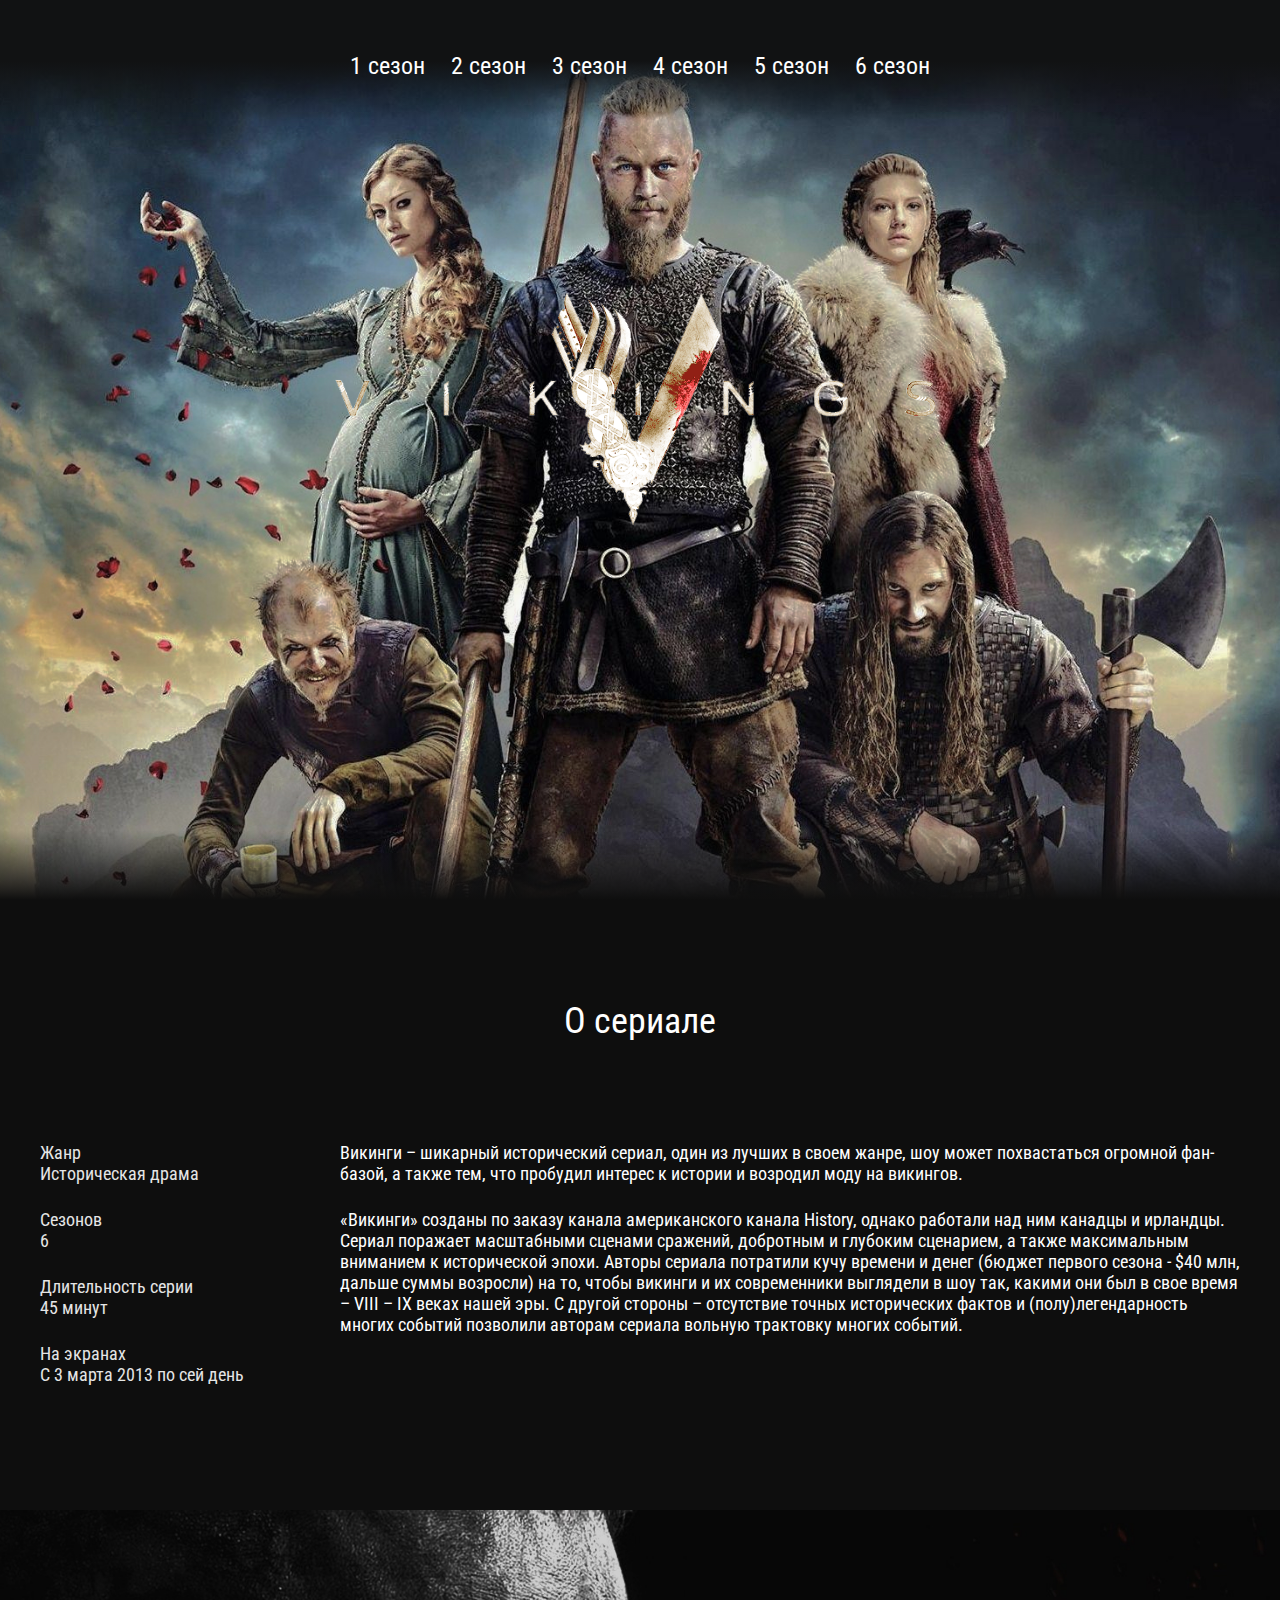
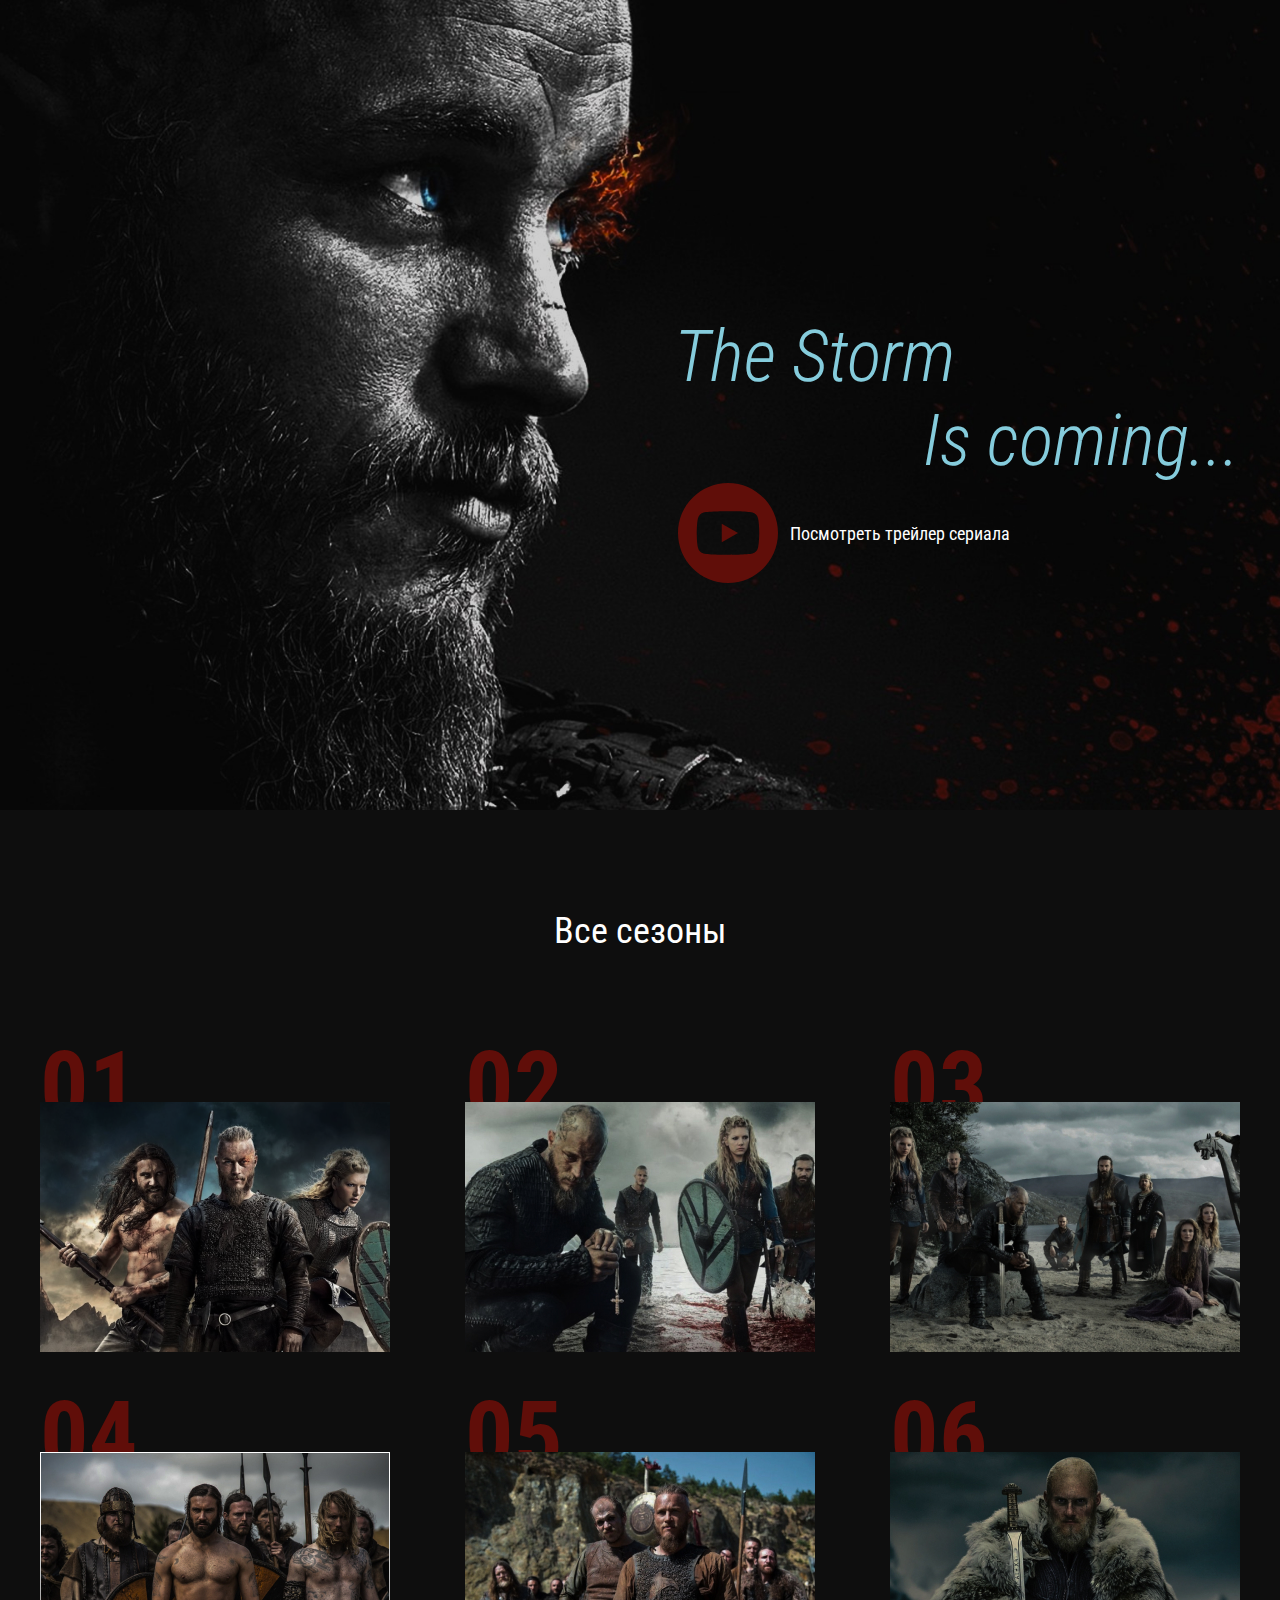
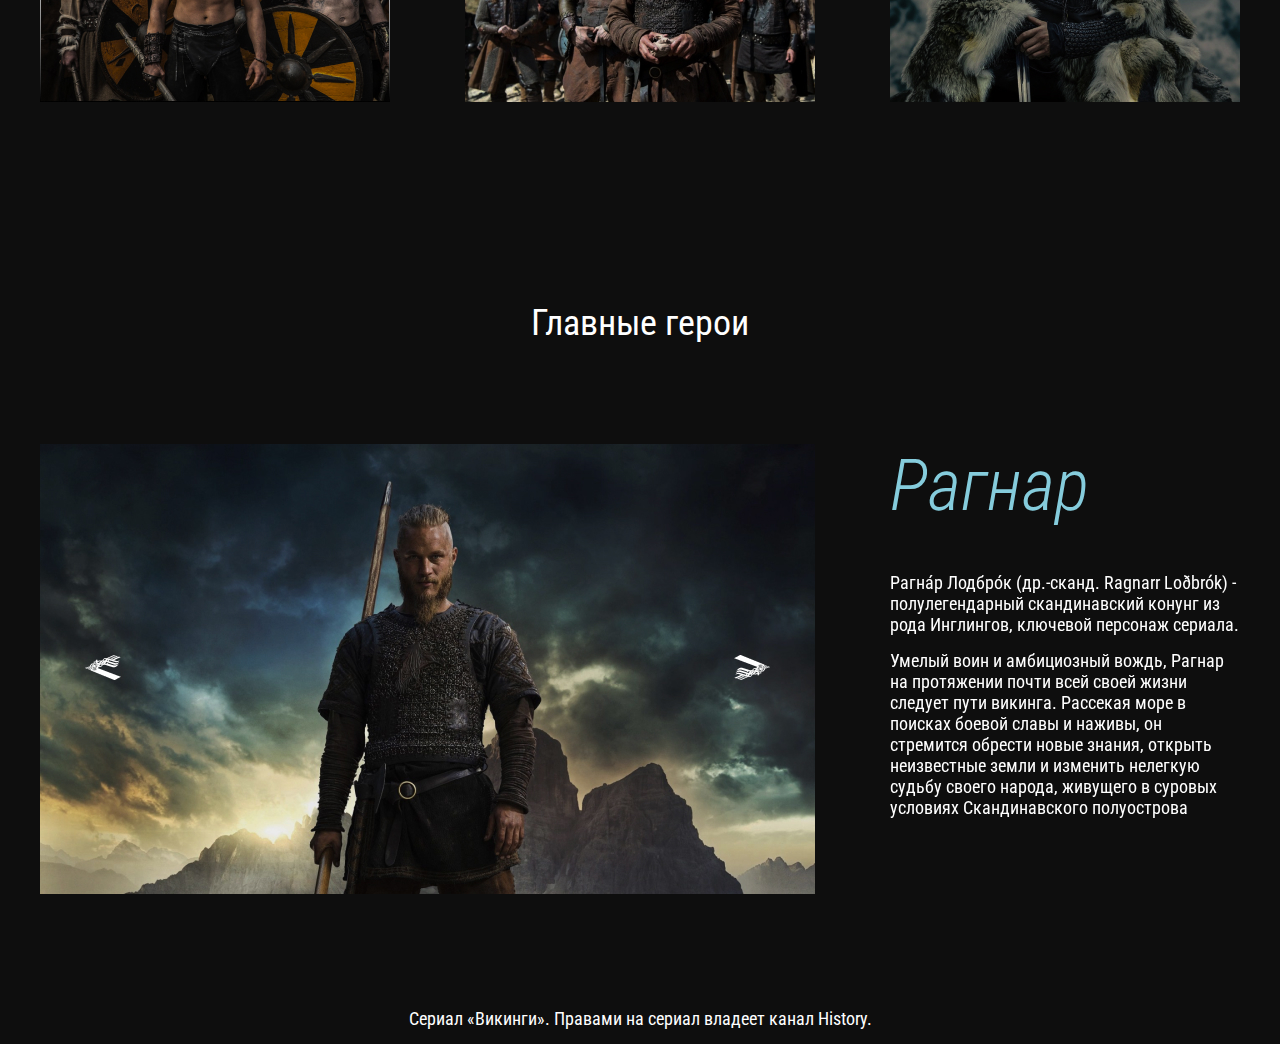
<file: index.html>
<!DOCTYPE html>
<html lang="en">
<head>
  <meta charset="UTF-8">
  <meta name="viewport" content="width=device-width, initial-scale=1.0">
  <meta http-equiv="X-UA-Compatible" content="ie=edge">
  <title>Document</title>
  <link href="https://fonts.googleapis.com/css2?family=Roboto+Condensed:ital,wght@0,400;1,300;1,700&display=swap" rel="stylesheet"> 
  <link rel="stylesheet" href="css/reset.css">
  <link rel="stylesheet" href="css/slick.css">
  <link rel="stylesheet" href="css/jquery.fancybox.css">
  <link rel="stylesheet" href="css/style.css"> 
</head>
<body>
  
  <header class="header">
    <nav class="menu">
      <button class="menu__btn">
        <span></span>
      </button>
      <ul class="menu__list">
        <li class="menu__list-item">
          <a class="menu__list-link" href="seasons-1.html">1 сезон</a>
        </li>

        <li class="menu__list-item">
          <a class="menu__list-link" href="#">2 сезон</a>
        </li>

        <li class="menu__list-item">
          <a class="menu__list-link" href="#">3 сезон</a>
        </li>

        <li class="menu__list-item">
          <a class="menu__list-link" href="#">4 сезон</a>
        </li>

        <li class="menu__list-item">
          <a class="menu__list-link" href="#">5 сезон</a>
        </li>

        <li class="menu__list-item">
          <a class="menu__list-link" href="#">6 сезон</a>
        </li>
      </ul>
    </nav>
    <div class="logo">
      <img class="logo__img" src="images/logo.png" alt="Logotype">
    </div>
  </header>
  <section class="about section-page">
    <h3 class="title">
      О сериале
    </h3>
    <div class="container">
      <div class="about__inner">
        <ul class="about__info">
        <li class="about__info-item">Жанр
          <span>Историческая драма</span>
          </li>
        <li class="about__info-item"> 
          Сезонов
          <span>6</span></li>
        <li class="about__info-item"> Длительность серии
          <span>45 минут</span></li>
        <li class="about__info-item">            На экранах
          <span>С 3 марта 2013 по сей день</span></li>
        </ul>
          <div class="about__text">
            <p>
              Викинги – шикарный исторический сериал, один из лучших в своем жанре, шоу может похвастаться огромной фан-базой, а также тем, что пробудил интерес к истории и возродил моду на викингов.
            </p>
            <p>
              «Викинги» созданы по заказу канала американского канала History, однако работали над ним канадцы и ирландцы. Сериал поражает масштабными сценами сражений, добротным и глубоким сценарием, а также максимальным вниманием к исторической эпохи. Авторы сериала потратили кучу времени и денег (бюджет первого сезона - $40 млн, дальше суммы возросли) на то, чтобы викинги и их современники выглядели в шоу так, какими они был в свое время – VIII – IX веках нашей эры. С другой стороны – отсутствие точных исторических фактов и (полу)легендарность многих событий позволили авторам сериала вольную трактовку многих событий.
            </p>
          </div>
      </div>
    </div>
  </section>
  <section class="video">
    <div class="container">
      <h3 class="video__text">
        <span>The Storm</span>
        Is coming...
      </h3>
      <a class="video__btn" data-fancybox href="https://www.youtube.com/watch?v=U2TXrXqJAks">Посмотреть трейлер сериала</a>
    </div>
  </section>

  <section class="seasons section-page">
    <div class="container">
      <h3 class="title">
        Все сезоны
      </h3>
      <ol class="seasons__inner">
        <li class="seasons__item" style="background-image: url('images/season-one.png');">
          <a href="#" class="seasons__link">Смотреть</a>
        </li>
        <li class="seasons__item" style="background-image: url('images/season-two.jpg');">
          <a href="#" class="seasons__link">Смотреть</a>
        </li>
        <li class="seasons__item" style="background-image: url('images/season-three.jpg');">
          <a href="#" class="seasons__link">Смотреть</a>
        </li>
        <li class="seasons__item" style="background-image: url('images/season-four.jpg');">
          <a href="#" class="seasons__link">Смотреть</a>
        </li>
        <li class="seasons__item" style="background-image: url('images/season-five.jpg');">
          <a href="#" class="seasons__link">Смотреть</a>
        </li>
        <li class="seasons__item" style="background-image: url('images/season-six.jpg');">
          <a href="#" class="seasons__link">Смотреть</a>
        </li>

      </ol>
    </div>
  </section>
  <section class="heroes section-page">
    <div class="container">
      <h3 class="title">Главные герои</h3>
      <div class="heroes__inner">
        <div class="heroes__slider-img">
          <img class="heroes__images" src="images/hero-1.jpg" alt="">
          <img class="heroes__images" src="images/hero-1.jpg" alt="">
          <img class="heroes__images" src="images/hero-1.jpg" alt="">
        </div>
        <div class="heroes__slider-text">
          <div class="heroes__text">
            <div class="heroes__name">Рагнар</div>
            <p>
              Рагна́р Лодбро́к (др.-сканд. Ragnarr Loðbrók) - полулегендарный скандинавский конунг из рода Инглингов, ключевой персонаж сериала.
            </p>
            <p>
              Умелый воин и амбициозный вождь, Рагнар на протяжении почти всей своей жизни следует пути викинга. Рассекая море в поисках боевой славы и наживы, он стремится обрести новые знания, открыть неизвестные земли и изменить нелегкую судьбу своего народа, живущего в суровых условиях Скандинавского полуострова
            </p>
          </div>

          <div class="heroes__text">
            <div class="heroes__name">Рагнар2</div>
            <p>
              Рагна́р Лодбро́к (др.-сканд. Ragnarr Loðbrók) - полулегендарный скандинавский конунг из рода Инглингов, ключевой персонаж сериала.
            </p>
            <p>
              Умелый воин и амбициозный вождь, Рагнар на протяжении почти всей своей жизни следует пути викинга. Рассекая море в поисках боевой славы и наживы, он стремится обрести новые знания, открыть неизвестные земли и изменить нелегкую судьбу своего народа, живущего в суровых условиях Скандинавского полуострова
            </p>
          </div>

          <div class="heroes__text">
            <div class="heroes__name">Рагнар3</div>
            <p>
              Рагна́р Лодбро́к (др.-сканд. Ragnarr Loðbrók) - полулегендарный скандинавский конунг из рода Инглингов, ключевой персонаж сериала.
            </p>
            <p>
              Умелый воин и амбициозный вождь, Рагнар на протяжении почти всей своей жизни следует пути викинга. Рассекая море в поисках боевой славы и наживы, он стремится обрести новые знания, открыть неизвестные земли и изменить нелегкую судьбу своего народа, живущего в суровых условиях Скандинавского полуострова
            </p>
          </div>
        </div>
      </div>
    </div>
  </section>

  <footer class="footer">
    <div class="container">
      <p class="copy">
        Сериал «Викинги». Правами на сериал владеет канал History.
      </p>
    </div>
  </footer>

  <script src="https://ajax.googleapis.com/ajax/libs/jquery/3.4.1/jquery.min.js"></script>
  <script src="js/slick.min.js"></script>
  <script src="js/jquery.fancybox.min.js"></script>
  <script src="js/main.js"></script>
</body>
</html>
</file>
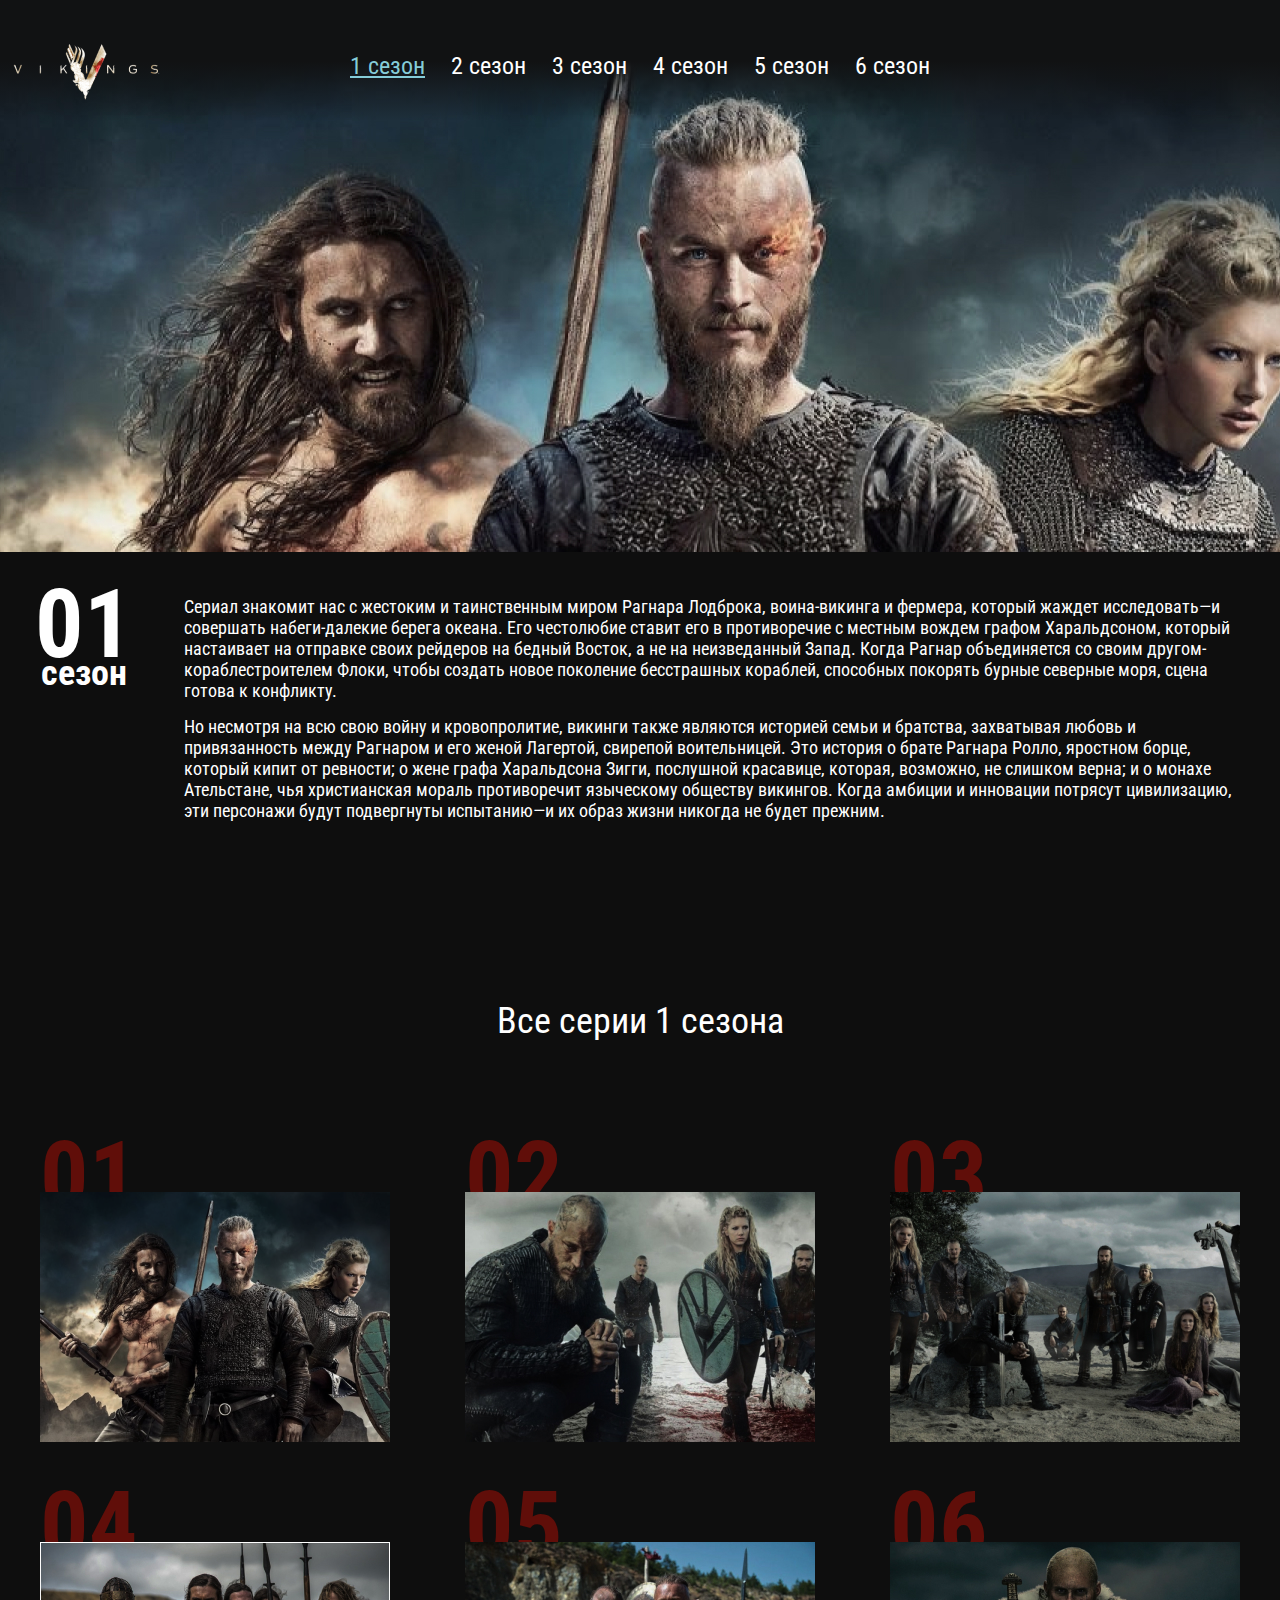
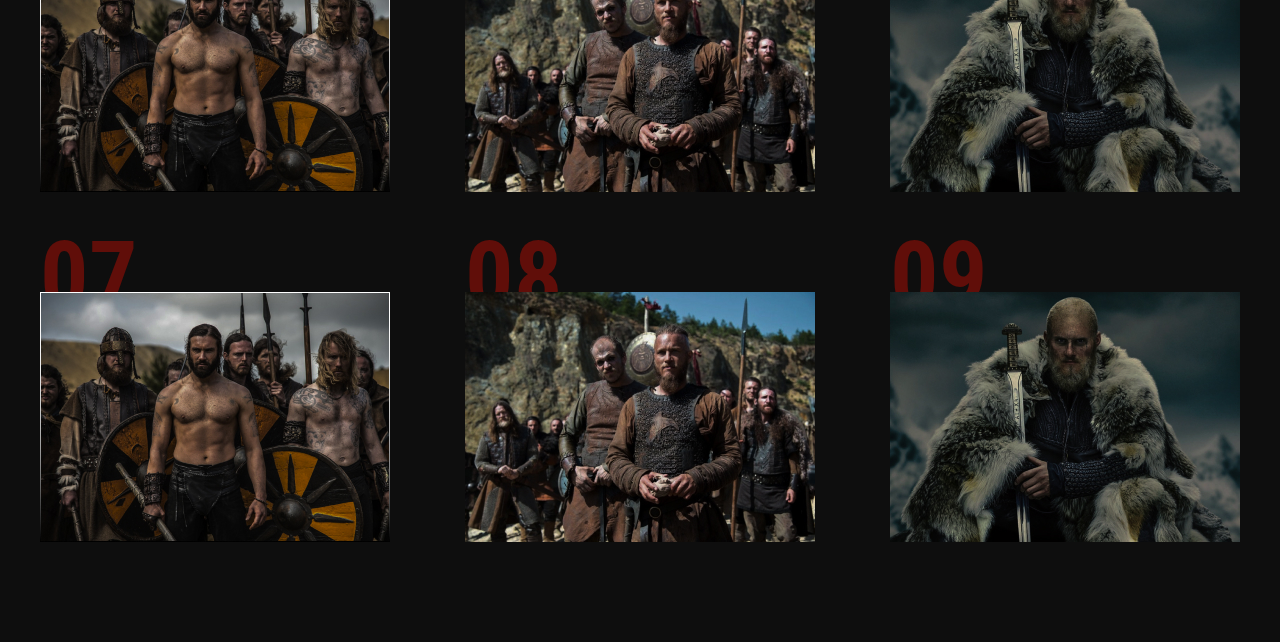
<file: seasons-1.html>
<!DOCTYPE html>
<html lang="en">
<head>
  <meta charset="UTF-8">
  <meta name="viewport" content="width=device-width, initial-scale=1.0">
  <meta http-equiv="X-UA-Compatible" content="ie=edge">
  <title>Document</title>
  <link href="https://fonts.googleapis.com/css2?family=Roboto+Condensed:ital,wght@0,400;1,300;1,700&display=swap" rel="stylesheet"> 
  <link rel="stylesheet" href="css/reset.css">
  <link rel="stylesheet" href="css/slick.css">
  <link rel="stylesheet" href="css/jquery.fancybox.css">
  <link rel="stylesheet" href="css/style.css">
</head>
<body>

    <header class="page-header">
                <nav class="menu">
                  <button class="menu__btn">
                    <span></span>
                  </button>
                  <div class="menu__container">
                    <a href="index.html" class="page-logo">
                      <img src="images/logo-ses.png" alt="">
                    </a>
                    <ul class="menu__list">
                      <li class="menu__list-item">
                        <a class="menu__list-link menu__list-link--active" href="#">1 сезон</a>
                      </li>
              
                      <li class="menu__list-item">
                        <a class="menu__list-link" href="#">2 сезон</a>
                      </li>
              
                      <li class="menu__list-item">
                        <a class="menu__list-link" href="#">3 сезон</a>
                      </li>
              
                      <li class="menu__list-item">
                        <a class="menu__list-link" href="#">4 сезон</a>
                      </li>
              
                      <li class="menu__list-item">
                        <a class="menu__list-link" href="#">5 сезон</a>
                      </li>
              
                      <li class="menu__list-item">
                        <a class="menu__list-link" href="#">6 сезон</a>
                      </li>
                    </ul>
                  </div>
          
                  </nav>
                  <div class="season-info">
                      <div class="season-info__num">
                          01
                          <span>сезон</span>
                      </div>
                      <div class="season-info__text">
                          <p>
                            Сериал знакомит нас с жестоким и таинственным миром Рагнара Лодброка, воина-викинга и фермера, который жаждет исследовать—и совершать набеги-далекие берега океана. Его честолюбие ставит его в противоречие с местным вождем графом Харальдсоном, который настаивает на отправке своих рейдеров на бедный Восток, а не на неизведанный Запад. Когда Рагнар объединяется со своим другом-кораблестроителем Флоки, чтобы создать новое поколение бесстрашных кораблей, способных покорять бурные северные моря, сцена готова к конфликту.
                          </p>
                          <p>
                            Но несмотря на всю свою войну и кровопролитие, викинги также являются историей семьи и братства, захватывая любовь и привязанность между Рагнаром и его женой Лагертой, свирепой воительницей. Это история о брате Рагнара Ролло, яростном борце, который кипит от ревности; о жене графа Харальдсона Зигги, послушной красавице, которая, возможно, не слишком верна; и о монахе Ательстане, чья христианская мораль противоречит языческому обществу викингов. Когда амбиции и инновации потрясут цивилизацию, эти персонажи будут подвергнуты испытанию—и их образ жизни никогда не будет прежним.
                          </p>
                      </div>
                  </div>
    </header>

    <section class="seasons section-page">
        <div class="container">
          <h3 class="title">
            Все серии 1 сезона
          </h3>
          <ol class="seasons__inner">
            <li class="seasons__item" style="background-image: url('images/season-one.png');">
              <a data-fancybox href="https://www.youtube.com/watch?v=U2TXrXqJAks" class="seasons__link">Смотреть</a>
            </li>
            <li class="seasons__item" style="background-image: url('images/season-two.jpg');">
              <a data-fancybox href="https://www.youtube.com/watch?v=U2TXrXqJAks" class="seasons__link">Смотреть</a>
            </li>
            <li class="seasons__item" style="background-image: url('images/season-three.jpg');">
              <a data-fancybox href="https://www.youtube.com/watch?v=U2TXrXqJAks" class="seasons__link">Смотреть</a>
            </li>
            <li class="seasons__item" style="background-image: url('images/season-four.jpg');">
              <a data-fancybox href="https://www.youtube.com/watch?v=U2TXrXqJAks" class="seasons__link">Смотреть</a>
            </li>
            <li class="seasons__item" style="background-image: url('images/season-five.jpg');">
              <a data-fancybox href="https://www.youtube.com/watch?v=U2TXrXqJAks" class="seasons__link">Смотреть</a>
            </li>
            <li class="seasons__item" style="background-image: url('images/season-six.jpg');">
              <a data-fancybox href="https://www.youtube.com/watch?v=U2TXrXqJAks" class="seasons__link">Смотреть</a>
            </li>
            <li class="seasons__item" style="background-image: url('images/season-four.jpg');">
                <a data-fancybox href="https://www.youtube.com/watch?v=U2TXrXqJAks" class="seasons__link">Смотреть</a>
            </li>
            <li class="seasons__item" style="background-image: url('images/season-five.jpg');">
            <a data-fancybox href="https://www.youtube.com/watch?v=U2TXrXqJAks" class="seasons__link">Смотреть</a>
            </li>
            <li class="seasons__item" style="background-image: url('images/season-six.jpg');">
            <a data-fancybox href="https://www.youtube.com/watch?v=U2TXrXqJAks" class="seasons__link">Смотреть</a>
            </li>
    
          </ol>
        </div>
      </section>


    <script src="https://ajax.googleapis.com/ajax/libs/jquery/3.4.1/jquery.min.js"></script>
    <script src="js/slick.min.js"></script>
    <script src="js/jquery.fancybox.min.js"></script>
    <script src="js/main.js"></script>
</body>
</html>
</file>
<file: css/style.css>
* {
    box-sizing: border-box;
}

body {
    background-color: #0E0E0E;
    color: #fff;
    font-family: 'Roboto Condensed', sans-serif;
    font-weight: 400;
    font-size: 18px;
    line-height: 21px;
}

a {
    color: inherit;
    text-decoration: none;
}

ul {
    list-style: none;
}

.container {
    max-width: 1220px;
    padding: 0 10px;
    margin: 0 auto;
}

.section-page {
    padding: 100px 0;
}

.title {
    text-align: center;
    margin-bottom: 100px;
    font-size: 36px;
    line-height: 42px;
    font-weight: 400;
}

.header {
    background-image: url('../images/header-bg.jpg');
    height: 100vh;
    background-repeat: no-repeat;
    background-size: cover;
    background-position: center 50px;
    text-align: center;
    position: relative;
}

.header::after {
    content: '';
    position: absolute;
    height: 70px;
    bottom: 0;
    left: 0;
    width: 100%;
    background: linear-gradient(180deg, #0E0E0E 0%, rgba(17, 17, 17, 0.850295) 16.53%, rgba(32, 31, 33, 0) 100%);
    transform: rotate(180deg);
}

.menu__btn {
    display: none;
}

.menu {
    padding: 50px 0 58px;
    background: linear-gradient(180deg, #111213 0%, #111213 43.62%, rgba(32, 31, 33, 0) 86.33%);
}

.menu__list {
    display: flex;
    justify-content: center;
}

.menu__list-item {
    padding: 0 13px;
}

.menu__list-link {
    font-size: 36px;
    line-height: 42px;
}

.menu__list-link:hover,
.menu__list-link--active {
    color: #85CCD8;
    text-decoration: underline;
}

.logo {
    padding-top: 17vh;
}

.about__inner {
    display: flex;
}

.about__info {
    width: 375px;
    margin-right: 50px;
    flex: none;
}

.about__info-item {
    margin-bottom: 25px;
    color: #E5E5E5;
}

.about__info-item span {
    display: block;
}

.about__text p {
    margin-bottom: 25px;
}

.video {
    background-image: url('../images/video-bg.jpg');
    height: 100vh;
    background-size: cover;
    background-position: center center;
    text-align: right;
}

.video__text {
    font-style: italic;
    font-weight: 300;
    font-size: 72px;
    line-height: 84px;
    color: #85CCDC;
    padding-top: 45vh;
    margin-bottom: 40px;
}

.video__text span {
    display: block;
    padding-right: 285px;
}

.video__btn {
    padding-left: 112px;
    position: relative;
    margin-right: 230px;
}

.video__btn::before {
    content: '';
    position: absolute;
    width: 100px;
    height: 100px;
    top: -40px;
    left: 0;
    background-image: url('../images/youtube.svg')
}

.seasons__inner {
    display: grid;
    grid-template-columns: repeat(auto-fill, minmax(284px, 1fr));
    grid-gap: 100px 75px;
    counter-reset: counter;
    padding-top: 50px;
}

.seasons__item {
    width: 350px;
    height: 250px;
    background-repeat: no-repeat;
    background-position: center center;
    background-size: cover;
    list-style: none;
    position: relative;
    display: flex;
    justify-content: center;
    align-items: center;
}

.seasons__item:hover  .seasons__link {
    opacity: 1;
}

.seasons__item::before {
    content: '0' counter(counter);
    counter-increment: counter;
    position: absolute;
    font-weight: bold;
    font-size: 96px;
    line-height: 112px;
    color: #600E09;
    left: 0;
    top: -72px;
    z-index: -1;
}

.seasons__item:nth-child(n+10)::before {
    content: counter(counter);
}

.seasons__item:hover::after {
    content: '';
    position: absolute;
    top: 0;
    left: 0;
    right: 0;
    bottom: 0;
    background: rgba(14, 14, 14, 0.8);
}

.seasons__link {
    font-size: 36px;
    line-height: 42px;
    padding: 12px 78px 11px;
    background-color: #0E0E0E;
    opacity: 0;
    transition: all .3s;
    z-index: 2;
}

.heroes__inner {
    display: flex;
    justify-content: space-between;
}

.heroes__slider-img {
    max-width: 775px;
    margin-right: 75px;
}

.heroes__slider-text {
    max-width: 350px;
}

.slick-btn {
    position: absolute;
    top: 50%;
    transform: translateY(-50%);
    border: none;
    background-color: transparent;
    z-index: 5;
    outline: none;
    cursor: pointer;
}

.slick-prev {
    left: 38px;
}

.slick-next {
    right: 38px;
}


.heroes__name {
    font-style: italic;
    font-weight: 300;
    font-size: 72px;
    line-height: 84px;
    color: #85CCDC;
    margin-bottom: 44px;
}

.heroes__text p {
    margin-bottom: 15px;
}

.copy {
    padding: 14px 0 15px;
    text-align: center;
}

/* start seasons-1 */

.page-header {
    background-image: url('../images/season-one_bg.jpg');
    background-repeat: no-repeat;
    background-size: cover;
    background-position: center center;
    height: 90vh;
    position: relative;
}

.page-logo {
    position: absolute;
    left: 0;
}

.menu__container {
    max-width: 1385px;
    margin: 0 auto;
    position: relative;
}

.season-info {
    position: absolute;
    max-width: 1385px;
    display: flex;
    padding: 44px 47px 64px 35px;
    background: #0E0E0E;
    bottom: 0;
    left: 0;
    right: 0;
    margin: 0 auto;
}

.season-info__num {
    font-weight: bold;
    font-size: 96px;
    line-height: 56px;
    text-align: center;
    margin-right: 51px;
}


.season-info__num span {
    display: block;
    font-size: 36px;
    line-height: 42px;
}

.season-info__text p {
    margin-bottom: 15px;
}


/* end season-1 */

/* start media */

@media (max-width: 1420px) {
    .page-logo {
        left: 10px;
        top: -6px;
    }
}

@media (max-width: 1366px) {
    .logo__img {
        width: 50%;
    }
    .menu__list-link {
        font-size: 24px;
        line-height: 32px;
    }
    .about__info {
        width: 250px;
    }
    .page-header {
        height: 100vh;
    }
}

@media (max-width: 1200px) {
    .heroes__inner {
        display: block;
    }
    .heroes__slider-text {
        max-width: 100%;
    }
    .heroes__slider-img {
        max-width: 100%;
    }
    .slick-btn {
        display: none;
    }
    .heroes__text {
        max-width: 100%;
    }
} 

@media (max-width: 1088px) {
    .seasons__item {
        height: 340px;
    }
} 

@media (max-width: 992px) {
    .page-logo {
        display: none;
    }
}   

@media (max-width: 768px) {
    .about__inner {
        display: block;
    }
    .section-page {
        padding: 50px 0;
    }
    .title {
        margin-bottom: 50px;
        font-size: 28px;
        line-height: 36px;
    }
    body {
        font-size: 16px;
        line-height: 19px;
    }
    .video__text {
        font-size: 48px;
        line-height: 56px;
    }
    .video__text span {
        padding-right: 200px;
    }
    .video__btn {
        margin-right: 0;
        padding-left: 62px;
    }
    .video__btn::before {
        width: 50px;
        height: 50px;
        background-size: cover;
        top: -16px;
    }
    .seasons__inner {
        grid-gap: 80px 35px;
    }
    .heroes__name {
        font-size: 46px;
        line-height: 56px;
        margin-bottom: 25px;
    }
    .season-info {
        display: block;
        padding: 30px 10px 0 10px;
    }
    .season-info__num {
        text-align: left;
    }
    .season-info__num {
        font-size: 50px;
        line-height: 26px;
        margin-bottom: 15px;
    }
    .season-info__num span {
        font-size: 25px;
        line-height: 32px;
    }
}

@media (max-width: 640px) {
    .menu {
        text-align: center;
        padding: 0;
        background: linear-gradient(180deg, #111213 0%, #111213 10%, rgba(32, 31, 33, 0) 86.33%);
    }
    .menu__list {
        display: block;
        transform: translateY(-130%);
        transition: all .3s;
    }
    .menu__list.menu__list--active {
        transform: translateY(0%);
        padding-top: 100px 0 50px;
        background-color: #0e0e0e;
    }
    .menu__list-link {
        display: block;
        padding: 10px 0;
    }
    .logo {
        padding-top: 21vh;
    }
    .page-logo {
        display: block;
        z-index: 10;
        top: 22px;
    }
    .menu__btn {
        display: block;
        width: 50px;
        height: 40px;
        cursor: pointer;
        position: absolute;
        right: 10px;
        top: 20px;
        z-index: 10;
        display: flex;
        align-items: center;
        background-color: transparent;
        border: none;
        padding: 0;
    }
    .menu__btn span {
        background-color: #fff;
        height: 5px;
        width: 100%;
    }
    .menu__btn::after,
    .menu__btn::before {
        content: "";
        width: 100%;
        height: 5px;
        background-color: #fff;
        position: absolute;
    }
    .menu__btn::before {
        top: 0;
        left: 0;
    }
    .menu__btn::after {
        bottom: 0;
        left: 0;
    }

    .seasons__item {
        height: 435px;
    }
    .page-header {
        height: 160vh;
    }
}    


@media (max-width: 414px) {
    .seasons__item {
        height: 203px;
        width: 300px;
    }
}

@media (max-width: 374px) {
    .page-header {
        height: 200vh;
    }
}
/* end media */
</file>
